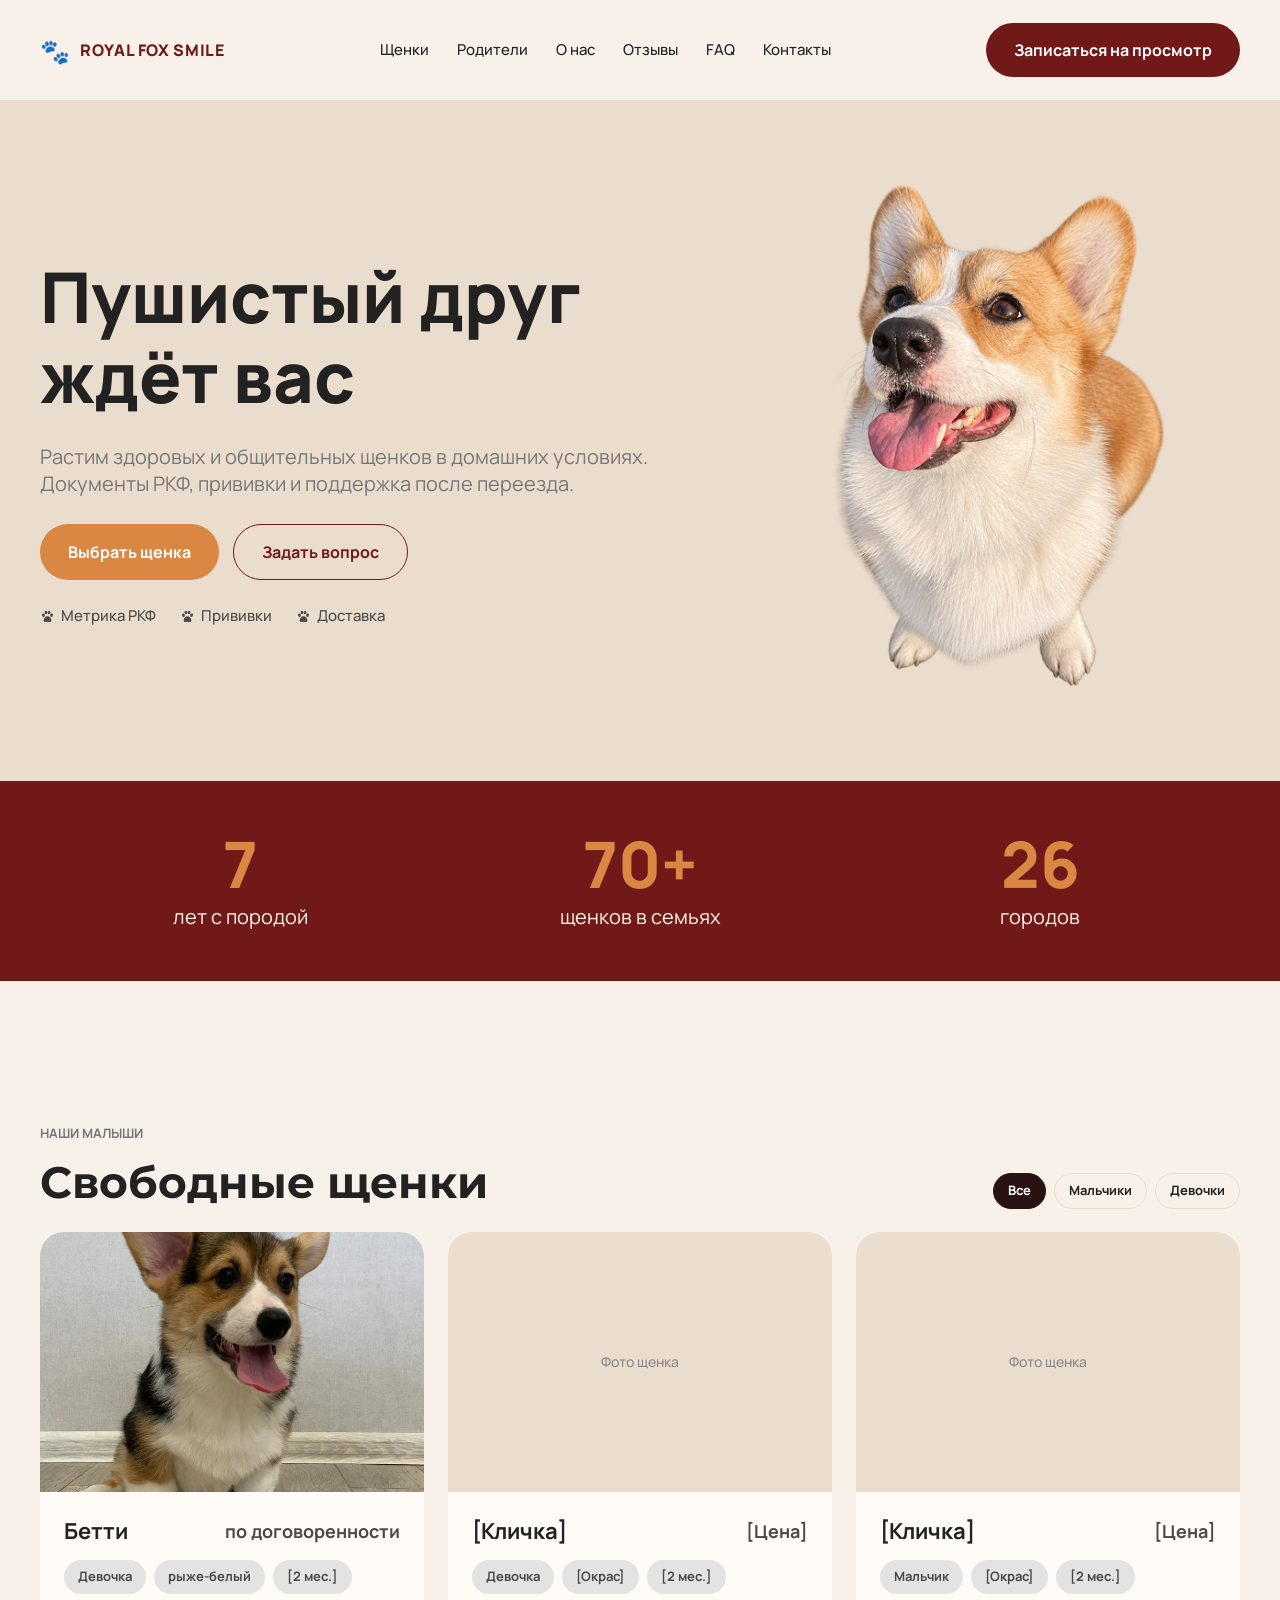
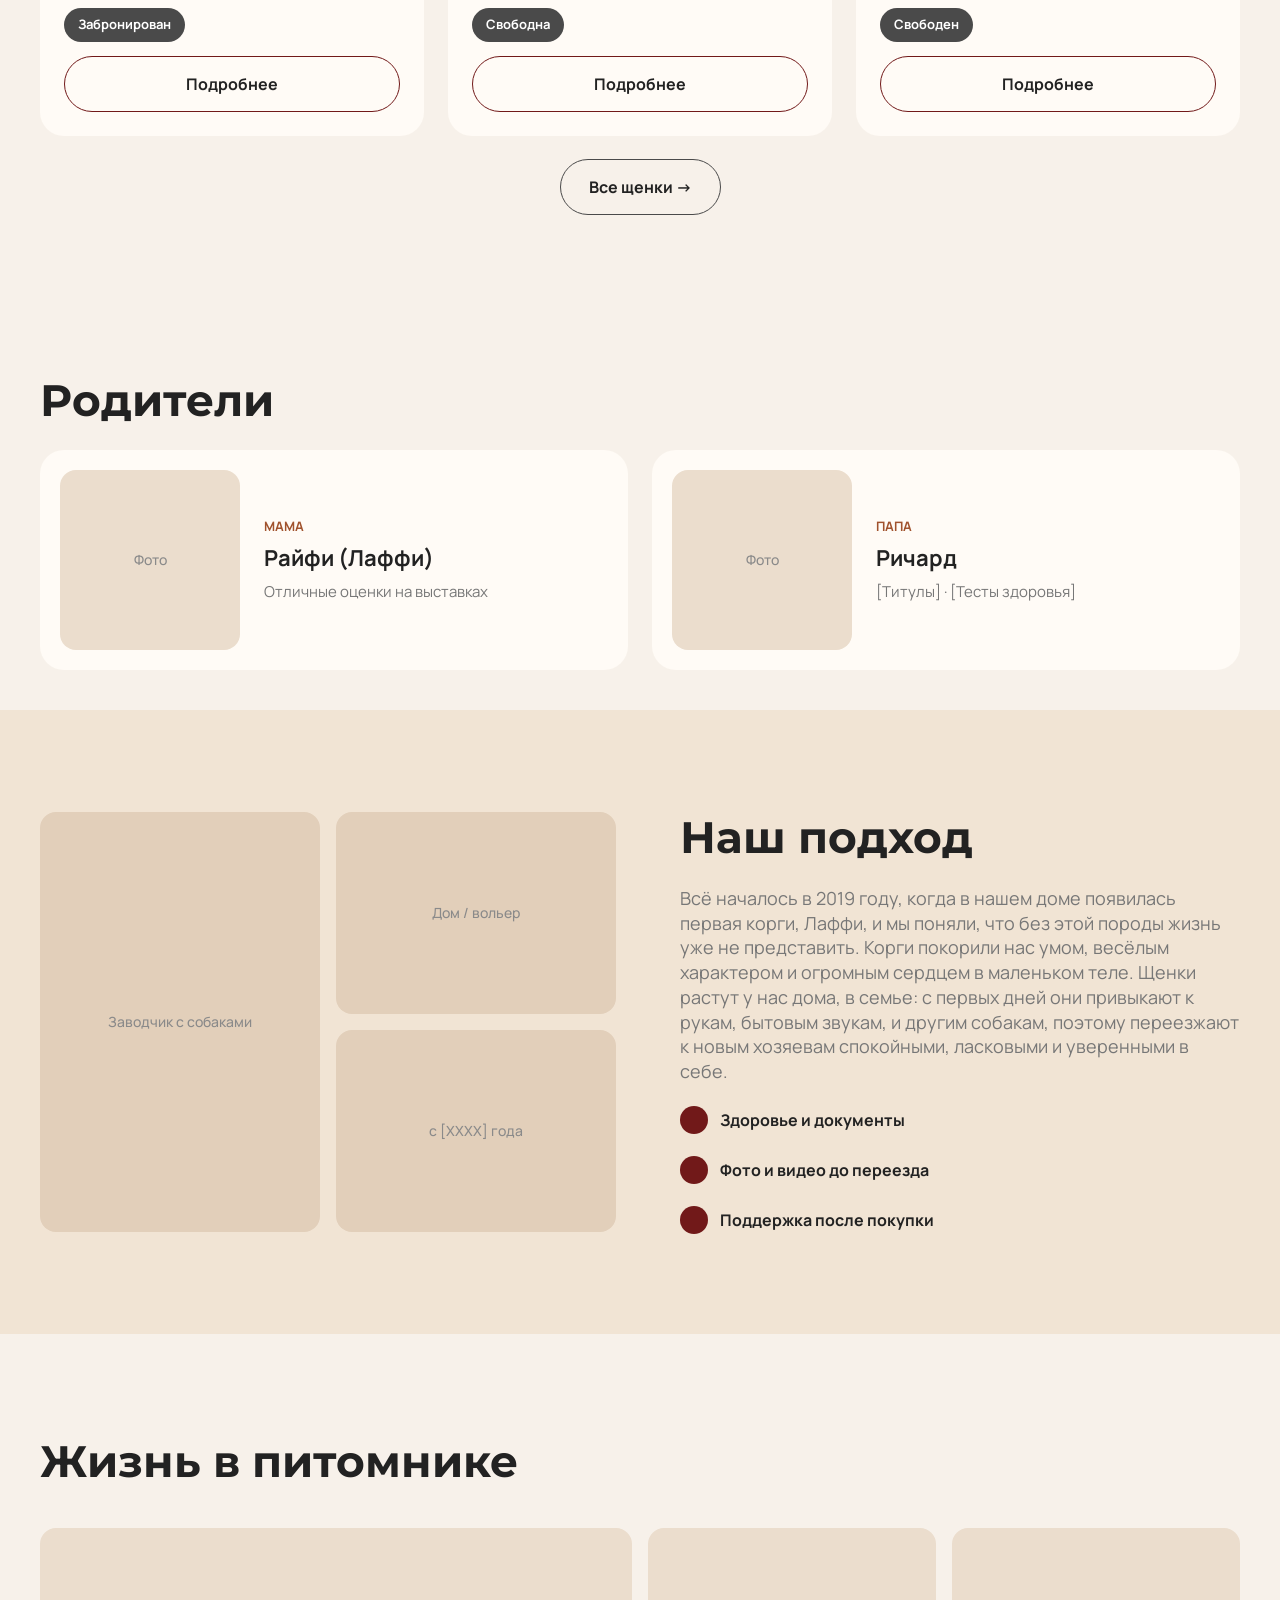
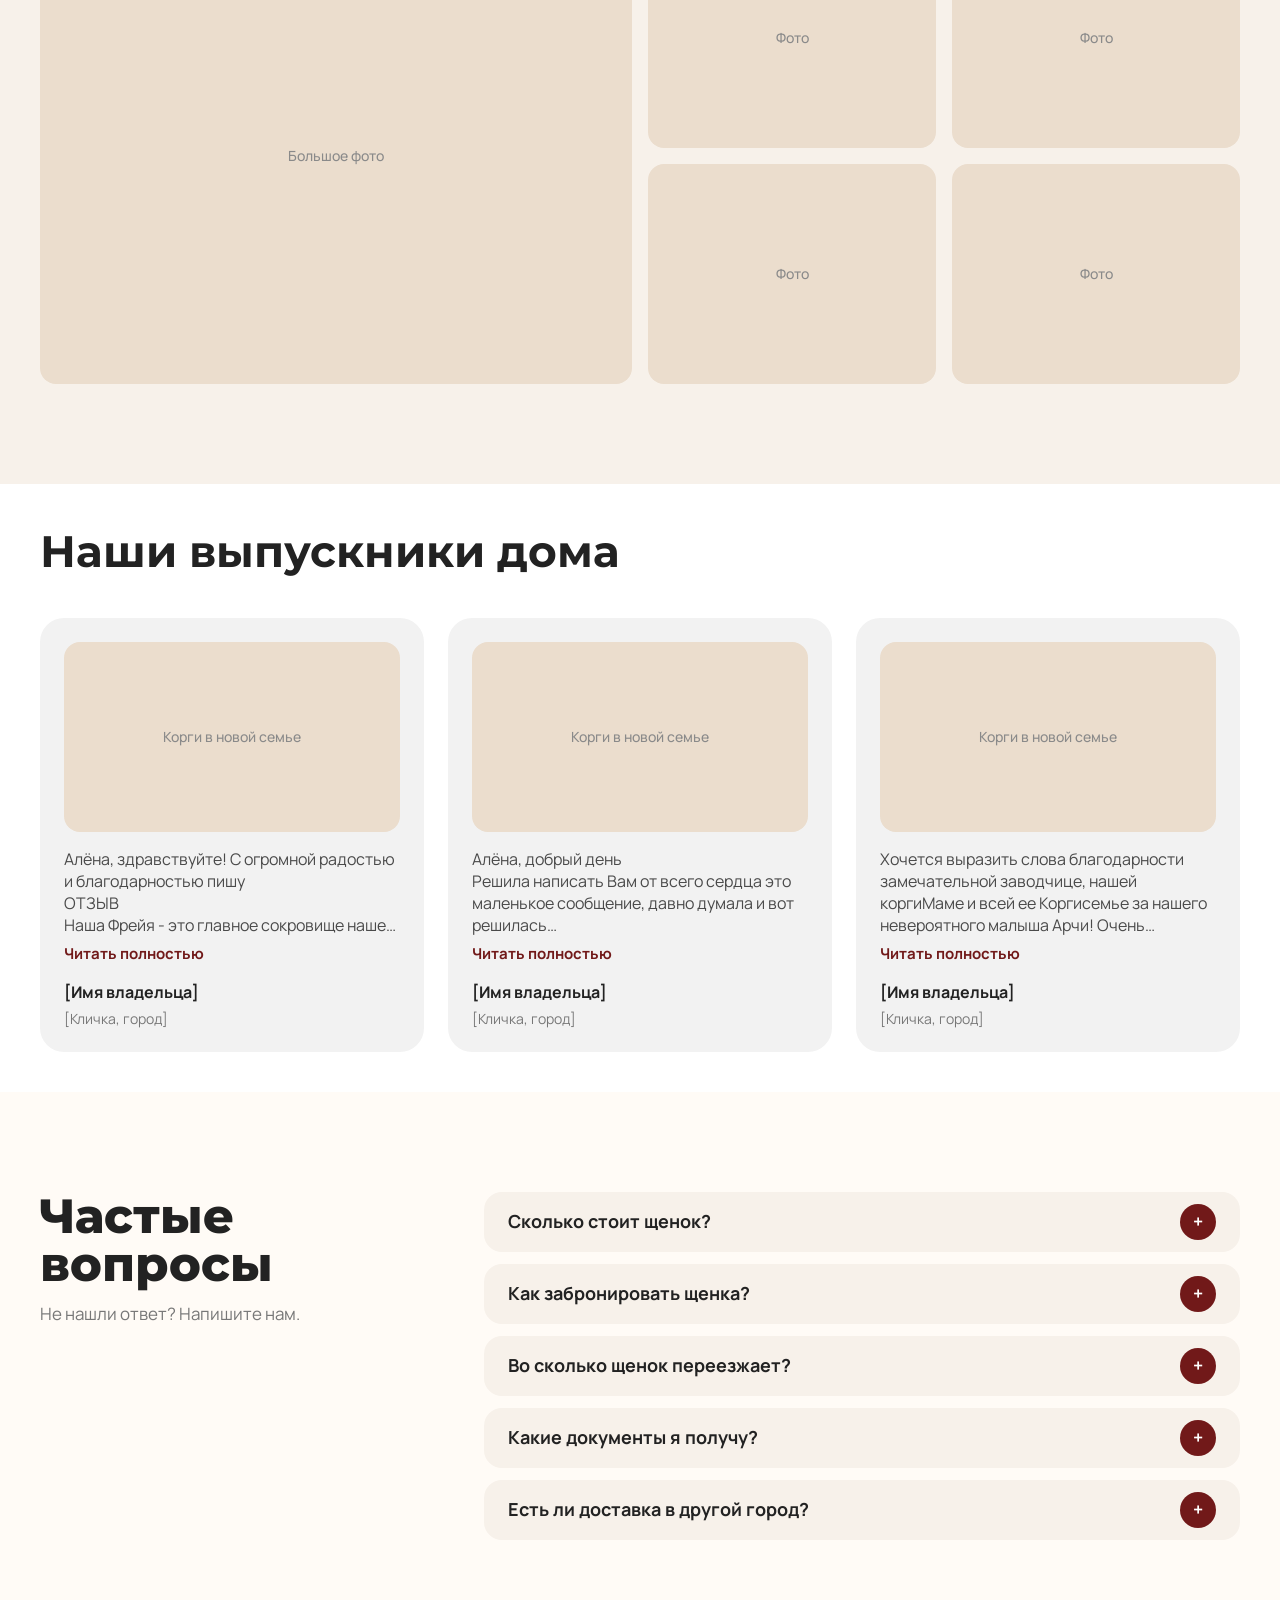
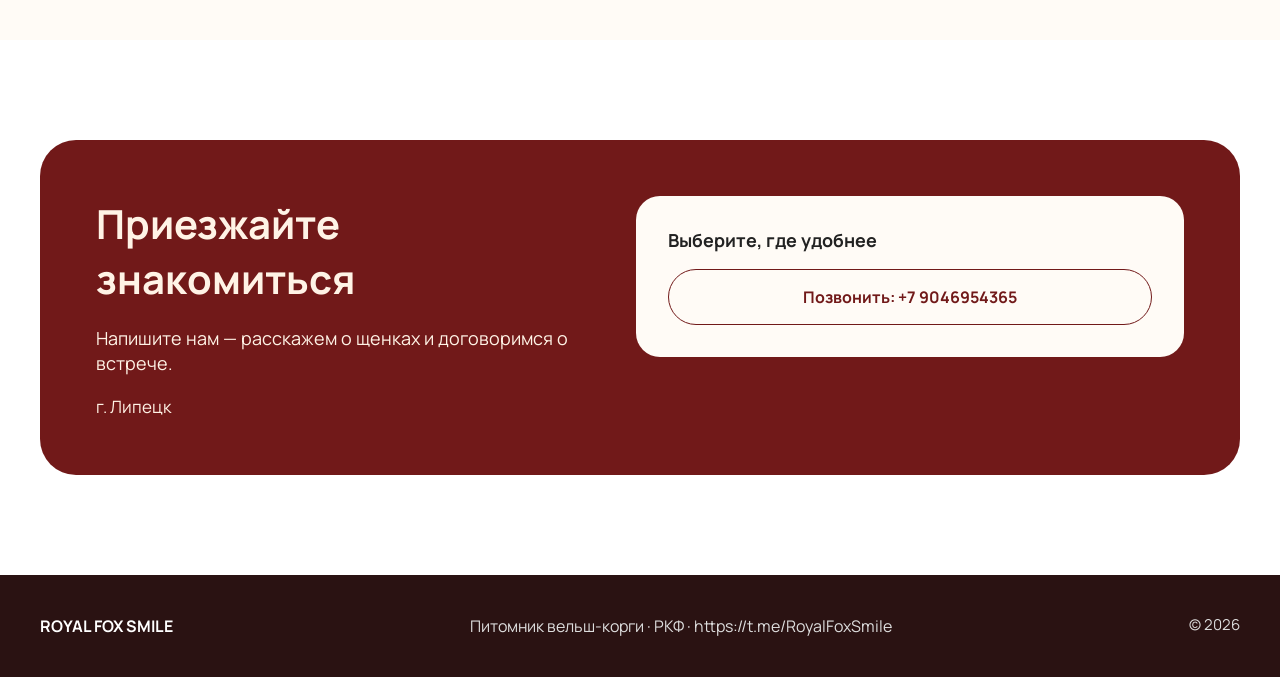
<file: index.html>
<!DOCTYPE html>
<html lang="ru">
<head>
  <!-- Служебная информация о странице: кодировка, адаптивность, название во вкладке -->
  <meta charset="UTF-8">
  <meta name="viewport" content="width=device-width, initial-scale=1.0">
  <title>Royal Fox Smile — питомник вельш-корги пемброк</title>
  <meta name="description" content="Питомник вельш-корги пемброк Royal Fox Smile. Щенки с документами РКФ, прививками и поддержкой после переезда.">

  <!-- Шрифты из Google Fonts -->
  <link rel="preconnect" href="https://fonts.googleapis.com">
  <link rel="preconnect" href="https://fonts.gstatic.com" crossorigin>
  <link href="https://fonts.googleapis.com/css2?family=Manrope:wght@400;500;700;800&family=Montserrat:wght@700;800&display=swap" rel="stylesheet">

  <!-- Наши стили. ?v= — номер версии: после изменения стилей или скриптов его меняют на новый
       во всех ссылках на обеих страницах, и браузер сразу скачивает свежие файлы, а не старую копию -->
  <link rel="stylesheet" href="css/style.css?v=2026-11-05-5">
</head>
<body>

  <!-- ===== ШАПКА ===== -->
  <header class="header">
    <div class="container header__inner">
      <a href="#top" class="logo">
        <span class="logo__icon" aria-hidden="true">🐾</span>
        <span class="logo__text">ROYAL FOX SMILE</span>
      </a>

      <nav class="nav" id="site-nav" aria-label="Основное меню">
        <a href="#puppies">Щенки</a>
        <a href="#parents">Родители</a>
        <a href="#about">О нас</a>
        <a href="#reviews">Отзывы</a>
        <a href="#faq">FAQ</a>
        <a href="#contacts">Контакты</a>
        <!-- Эта кнопка видна только в меню на телефоне, где кнопка в шапке скрыта -->
        <a href="#contacts" class="btn btn--red nav__btn">Записаться на просмотр</a>
      </nav>

      <a href="#contacts" class="btn btn--red header__btn">Записаться на просмотр</a>

      <!-- Бургер: кнопка меню на узких экранах. Открывает и закрывает её js/main.js -->
      <button class="burger" type="button" aria-expanded="false" aria-controls="site-nav" aria-label="Открыть меню">
        <span></span><span></span><span></span>
      </button>
    </div>
  </header>

  <main id="top">

    <!-- ===== ПЕРВЫЙ ЭКРАН ===== -->
    <section class="hero">
      <!-- Следы лап, которые «идут» по низу первого экрана. Только украшение, поэтому aria-hidden -->
      <div class="hero__trail" aria-hidden="true">
        <span style="--i: 0"></span><span style="--i: 1"></span><span style="--i: 2"></span><span style="--i: 3"></span>
        <span style="--i: 4"></span><span style="--i: 5"></span><span style="--i: 6"></span><span style="--i: 7"></span>
        <span style="--i: 8"></span><span style="--i: 9"></span><span style="--i: 10"></span><span style="--i: 11"></span>
      </div>

      <div class="container hero__inner">
        <div class="hero__text">
          <h1 class="hero__title">Пушистый друг ждёт вас</h1>
          <p class="hero__lead">Растим здоровых и общительных щенков в домашних условиях. Документы РКФ, прививки и поддержка после переезда.</p>
          <div class="hero__buttons">
            <a href="#puppies" class="btn btn--orange">Выбрать щенка</a>
            <a href="#contacts" class="btn btn--outline">Задать вопрос</a>
          </div>
          <ul class="hero__trust">
            <li>Метрика РКФ</li>
            <li>Прививки</li>
            <li>Доставка</li>
          </ul>
        </div>

        <!-- Фото корги: положите файл в папку images и назовите corgi.png.
             Корги появляется с прыжком, иногда наклоняет голову, а по клику подпрыгивает (js/main.js) -->
        <img class="hero__photo" src="images/corgi.png" alt="Щенок вельш-корги пемброк" title="Погладьте меня!">
      </div>
    </section>

    <!-- ===== ЦИФРЫ ===== -->
    <!-- Цифры, как и другие блоки ниже, рисует js/main.js из файлов в папке data.
         Менять их удобнее всего в панели: адрес-сайта/admin/ -->
    <section class="stats" aria-label="Питомник в цифрах">
      <div class="container">
        <ul class="stats__list" id="stats-list"></ul>
      </div>
    </section>

    <!-- ===== СВОБОДНЫЕ ЩЕНКИ ===== -->
    <section class="section section--puppies" id="puppies">
      <div class="container">
        <div class="section__top">
          <div class="section__head">
            <p class="section__label">НАШИ МАЛЫШИ</p>
            <h2 class="section__title">Свободные щенки</h2>
          </div>

          <!-- Фильтр: как он работает, написано в js/main.js -->
          <div class="filter" aria-label="Показать щенков">
            <button type="button" class="chip is-active" data-filter="all" aria-pressed="true">Все</button>
            <button type="button" class="chip" data-filter="boy" aria-pressed="false">Мальчики</button>
            <button type="button" class="chip" data-filter="girl" aria-pressed="false">Девочки</button>
          </div>
        </div>

        <!-- Карточки щенков рисует js/main.js из файла data/puppies.json.
             Менять щенков удобнее всего в панели: адрес-сайта/admin/ -->
        <div class="puppies" id="puppies-list"></div>
        <p class="puppies__message" id="puppies-message" hidden></p>

        <!-- На главной видны первые три щенка, кнопка открывает страницу со всеми -->
        <div class="puppies__more">
          <a href="puppies.html" class="btn btn--outline-dark">Все щенки →</a>
        </div>
      </div>
    </section>

    <!-- ===== РОДИТЕЛИ ===== -->
    <section class="section section--parents" id="parents">
      <div class="container">
        <h2 class="section__title section--parents__title">Родители</h2>

        <div class="parents" id="parents-list"></div>
      </div>
    </section>

    <!-- ===== О ПИТОМНИКЕ ===== -->
    <section class="section section--about" id="about">
      <div class="container about">

        <div class="about__photos" id="about-photos"></div>

        <div class="about__text">
          <h2 class="section__title" id="about-title">Наш подход</h2>
          <p class="about__lead" id="about-text"></p>
          <ul class="about__list" id="about-points"></ul>
        </div>

      </div>
    </section>

    <!-- ===== ГАЛЕРЕЯ ===== -->
    <section class="section section--gallery" id="gallery">
      <div class="container">
        <h2 class="section__title section--gallery__title">Жизнь в питомнике</h2>

        <!-- Первое фото — большое -->
        <div class="gallery" id="gallery-list"></div>
      </div>
    </section>

    <!-- ===== ОТЗЫВЫ ===== -->
    <section class="section section--reviews" id="reviews">
      <div class="container">
        <h2 class="section__title section--reviews__title">Наши выпускники дома</h2>

        <div class="reviews" id="reviews-list"></div>
      </div>
    </section>

    <!-- ===== FAQ ===== -->
    <section class="section section--faq" id="faq">
      <div class="container faq">
        <div class="faq__head">
          <h2 class="section__title faq__title">Частые вопросы</h2>
          <p class="faq__note">Не нашли ответ? <a href="#contacts">Напишите нам.</a></p>
        </div>

        <!-- Вопросы — это details и summary: готовый элемент браузера, открывается по клику -->
        <div class="faq__list" id="faq-list"></div>
      </div>
    </section>

    <!-- ===== КОНТАКТЫ ===== -->
    <section class="section section--contacts" id="contacts">
      <div class="container">
        <div class="contact">

          <div class="contact__info">
            <h2 class="contact__title">Приезжайте знакомиться</h2>
            <p class="contact__lead">Напишите нам — расскажем о щенках и договоримся о встрече.</p>
            <p class="contact__line" id="contact-city"></p>
          </div>

          <!-- Ссылки кнопок подставляет js/main.js из data/contacts.json. Кнопка без данных скрывается -->
          <div class="messengers">
            <p class="messengers__title">Выберите, где удобнее</p>
            <a class="btn messengers__btn messengers__btn--main" id="contact-telegram" target="_blank" rel="noopener" hidden>Написать в Telegram</a>
            <a class="btn btn--outline messengers__btn" id="contact-max" target="_blank" rel="noopener" hidden>Написать в Max</a>
            <a class="btn btn--outline messengers__btn" id="contact-phone" hidden>Позвонить:&nbsp;<span class="nowrap" id="contact-phone-text"></span></a>
          </div>

        </div>
      </div>
    </section>

  </main>

  <!-- ===== ПОДВАЛ ===== -->
  <footer class="footer">
    <div class="container footer__inner">
      <a href="#top" class="footer__logo">ROYAL FOX SMILE</a>
      <p class="footer__text">Питомник вельш-корги · РКФ<span id="footer-socials"></span></p>
      <p class="footer__copy">© 2026</p>
    </div>
  </footer>

  <script src="js/common.js?v=2026-11-05-5"></script>
  <script src="js/main.js?v=2026-11-05-5"></script>
</body>
</html>
</file>
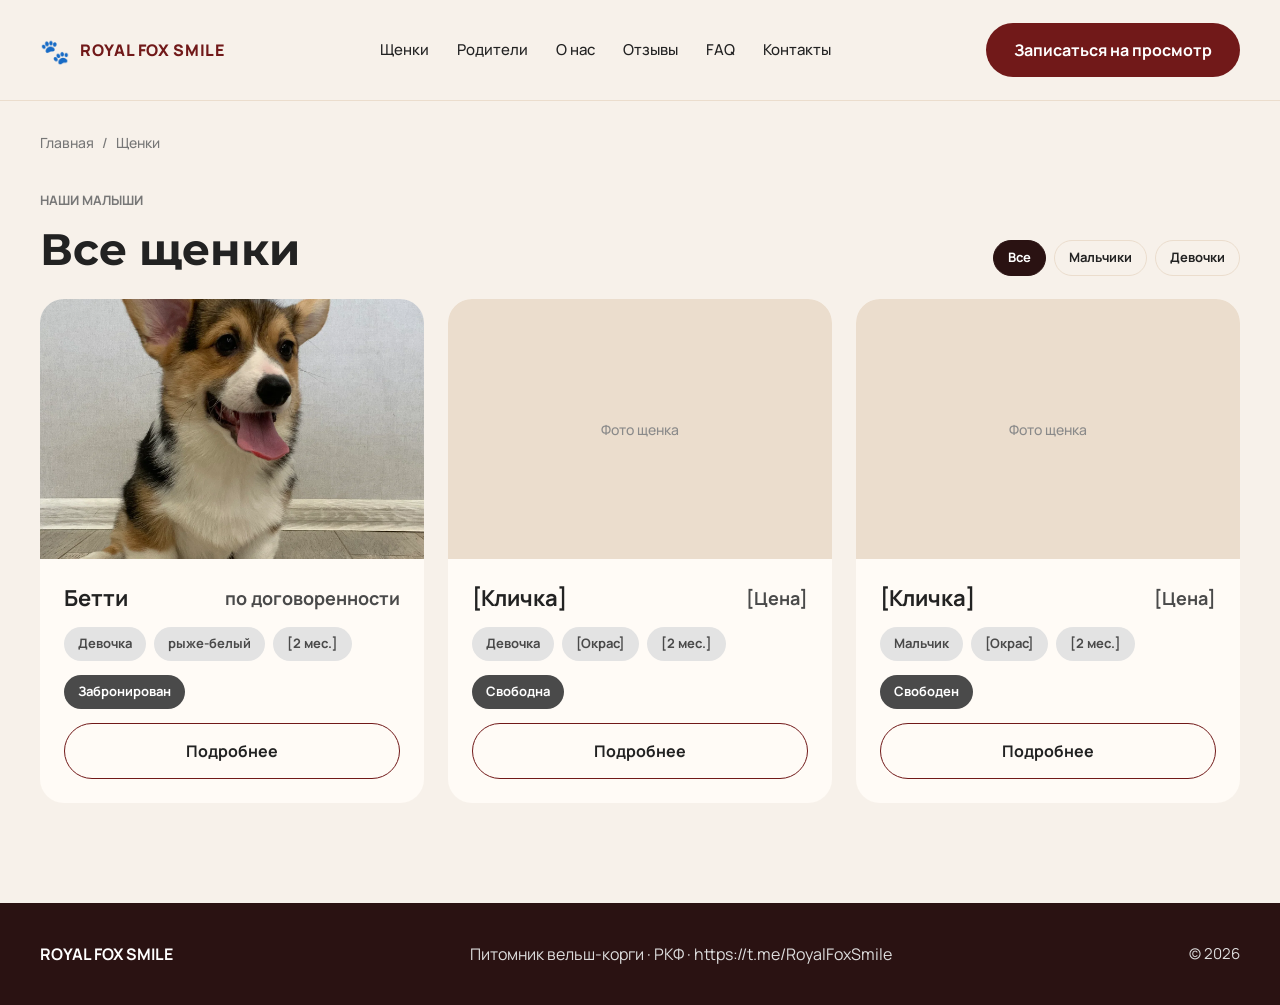
<file: puppies.html>
<!DOCTYPE html>
<html lang="ru">
<head>
  <!-- Страница «Все щенки»: здесь все щенки из панели, а на главной — только первые три -->
  <meta charset="UTF-8">
  <meta name="viewport" content="width=device-width, initial-scale=1.0">
  <title>Все щенки — Royal Fox Smile</title>
  <meta name="description" content="Щенки вельш-корги пемброк из питомника Royal Fox Smile: фото, окрас, возраст и цены.">

  <!-- Шрифты из Google Fonts -->
  <link rel="preconnect" href="https://fonts.googleapis.com">
  <link rel="preconnect" href="https://fonts.gstatic.com" crossorigin>
  <link href="https://fonts.googleapis.com/css2?family=Manrope:wght@400;500;700;800&family=Montserrat:wght@700;800&display=swap" rel="stylesheet">

  <!-- Наши стили — те же, что на главной. ?v= — номер версии, как на главной -->
  <link rel="stylesheet" href="css/style.css?v=2026-11-05-5">
</head>
<body>

  <!-- ===== ШАПКА — как на главной, только ссылки ведут на главную страницу ===== -->
  <header class="header">
    <div class="container header__inner">
      <a href="index.html" class="logo">
        <span class="logo__icon" aria-hidden="true">🐾</span>
        <span class="logo__text">ROYAL FOX SMILE</span>
      </a>

      <nav class="nav" id="site-nav" aria-label="Основное меню">
        <a href="puppies.html">Щенки</a>
        <a href="index.html#parents">Родители</a>
        <a href="index.html#about">О нас</a>
        <a href="index.html#reviews">Отзывы</a>
        <a href="index.html#faq">FAQ</a>
        <a href="index.html#contacts">Контакты</a>
        <a href="index.html#contacts" class="btn btn--red nav__btn">Записаться на просмотр</a>
      </nav>

      <a href="index.html#contacts" class="btn btn--red header__btn">Записаться на просмотр</a>

      <button class="burger" type="button" aria-expanded="false" aria-controls="site-nav" aria-label="Открыть меню">
        <span></span><span></span><span></span>
      </button>
    </div>
  </header>

  <main class="container puppy-page">

    <nav class="breadcrumbs" aria-label="Вы здесь">
      <a href="index.html">Главная</a>
      <span aria-hidden="true">/</span>
      <span>Щенки</span>
    </nav>

    <div>
      <div class="section__top">
        <div class="section__head">
          <p class="section__label">НАШИ МАЛЫШИ</p>
          <h1 class="section__title">Все щенки</h1>
        </div>

        <div class="filter" aria-label="Показать щенков">
          <button type="button" class="chip is-active" data-filter="all" aria-pressed="true">Все</button>
          <button type="button" class="chip" data-filter="boy" aria-pressed="false">Мальчики</button>
          <button type="button" class="chip" data-filter="girl" aria-pressed="false">Девочки</button>
        </div>
      </div>

      <!-- Карточки рисует js/puppies.js из файла data/puppies.json -->
      <div class="puppies" id="puppies-list"></div>
      <p class="puppies__message" id="puppies-message" hidden></p>
    </div>

  </main>

  <!-- ===== ПОДВАЛ ===== -->
  <footer class="footer">
    <div class="container footer__inner">
      <a href="index.html" class="footer__logo">ROYAL FOX SMILE</a>
      <p class="footer__text">Питомник вельш-корги · РКФ<span id="footer-socials"></span></p>
      <p class="footer__copy">© 2026</p>
    </div>
  </footer>

  <script src="js/common.js?v=2026-11-05-5"></script>
  <script src="js/puppies.js?v=2026-11-05-5"></script>
</body>
</html>
</file>
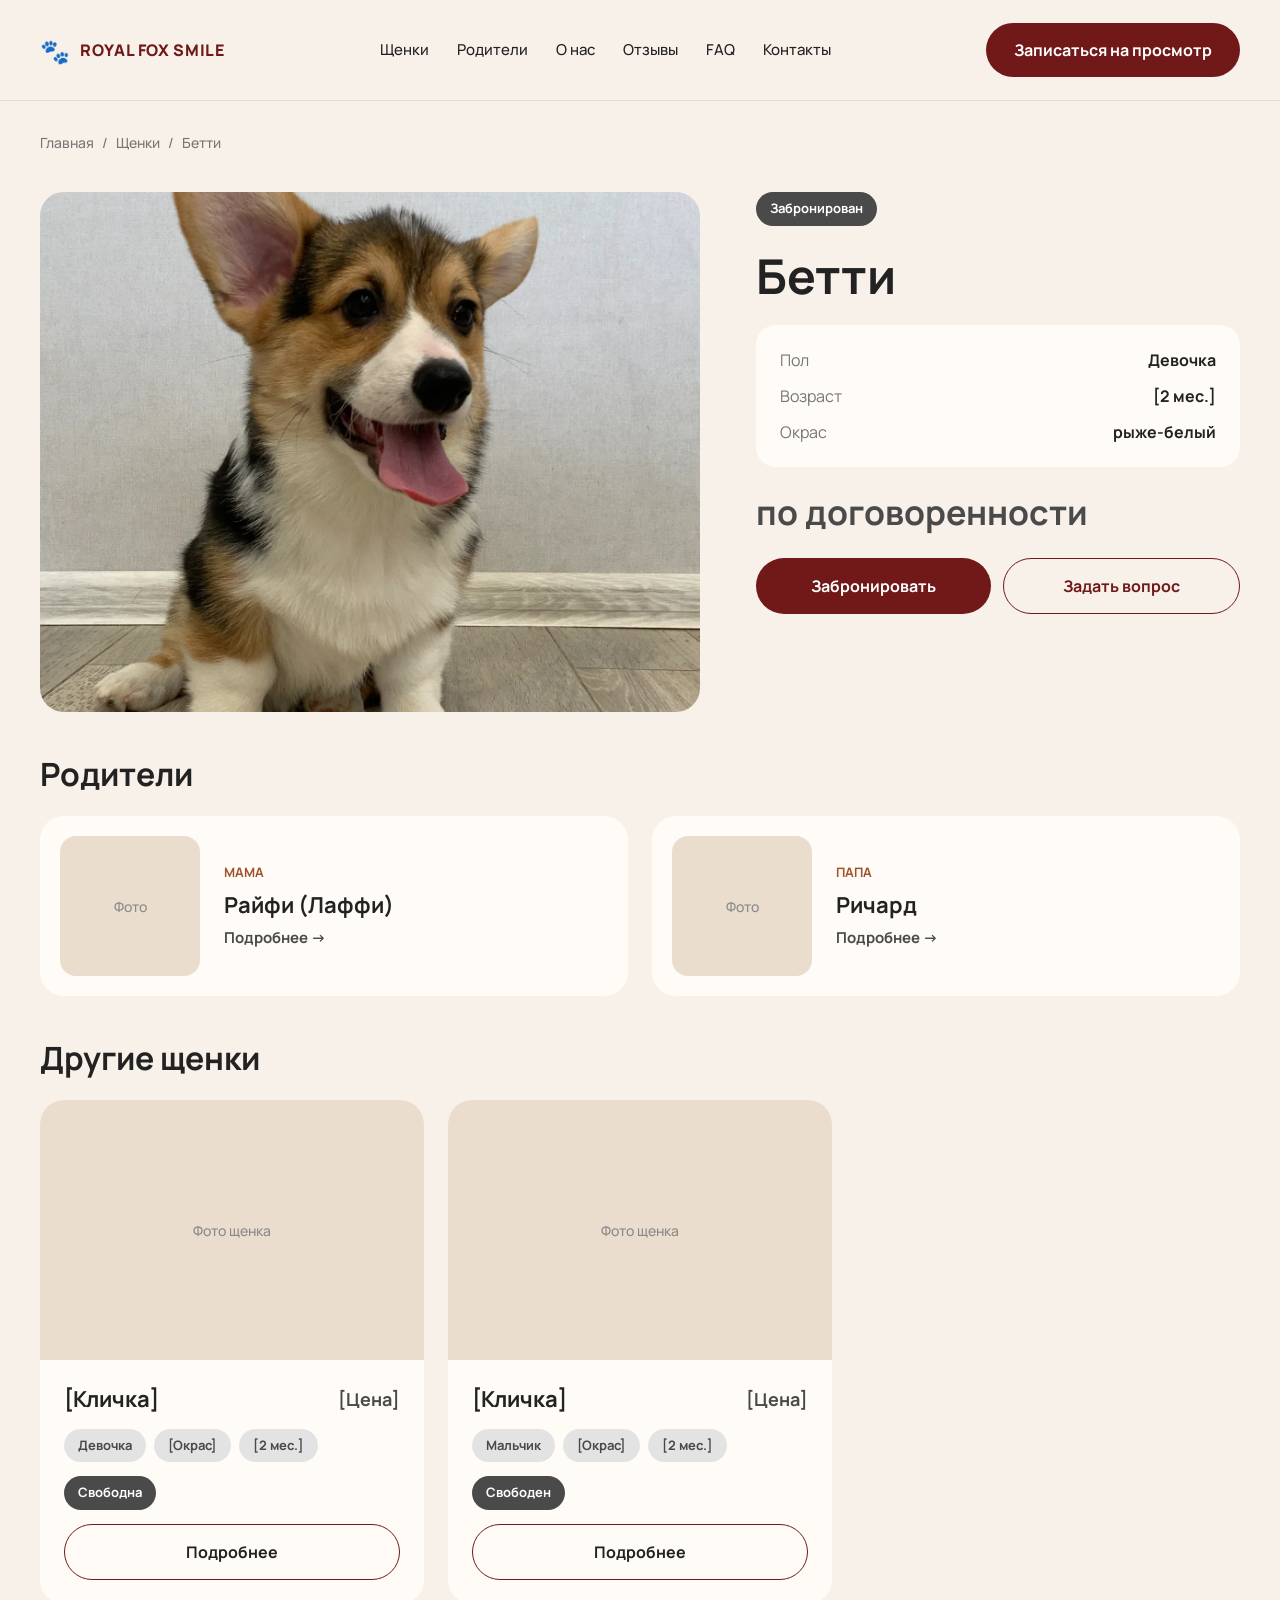
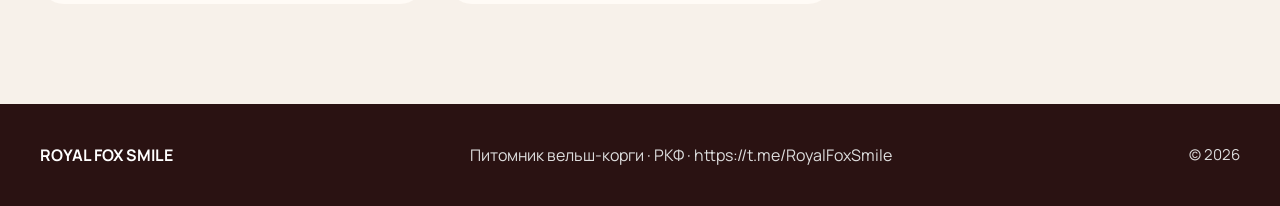
<file: puppy.html>
<!DOCTYPE html>
<html lang="ru">
<head>
  <!-- Страница одного щенка. Какого именно — подсказывает адрес: puppy.html?n=0 — первый щенок в списке -->
  <meta charset="UTF-8">
  <meta name="viewport" content="width=device-width, initial-scale=1.0">
  <title>Щенок вельш-корги — Royal Fox Smile</title>
  <meta name="description" content="Щенок вельш-корги пемброк из питомника Royal Fox Smile: фото, характер, родители и цена.">

  <!-- Шрифты из Google Fonts -->
  <link rel="preconnect" href="https://fonts.googleapis.com">
  <link rel="preconnect" href="https://fonts.gstatic.com" crossorigin>
  <link href="https://fonts.googleapis.com/css2?family=Manrope:wght@400;500;700;800&family=Montserrat:wght@700;800&display=swap" rel="stylesheet">

  <!-- Наши стили — те же, что на главной. ?v= — номер версии, как на главной -->
  <link rel="stylesheet" href="css/style.css?v=2026-11-05-5">
</head>
<body>

  <!-- ===== ШАПКА — как на главной, только ссылки ведут на главную страницу ===== -->
  <header class="header">
    <div class="container header__inner">
      <a href="index.html" class="logo">
        <span class="logo__icon" aria-hidden="true">🐾</span>
        <span class="logo__text">ROYAL FOX SMILE</span>
      </a>

      <nav class="nav" id="site-nav" aria-label="Основное меню">
        <a href="puppies.html">Щенки</a>
        <a href="index.html#parents">Родители</a>
        <a href="index.html#about">О нас</a>
        <a href="index.html#reviews">Отзывы</a>
        <a href="index.html#faq">FAQ</a>
        <a href="index.html#contacts">Контакты</a>
        <a href="index.html#contacts" class="btn btn--red nav__btn">Записаться на просмотр</a>
      </nav>

      <a href="index.html#contacts" class="btn btn--red header__btn">Записаться на просмотр</a>

      <button class="burger" type="button" aria-expanded="false" aria-controls="site-nav" aria-label="Открыть меню">
        <span></span><span></span><span></span>
      </button>
    </div>
  </header>

  <main class="container puppy-page">

    <!-- Хлебные крошки: где мы находимся на сайте -->
    <nav class="breadcrumbs" aria-label="Вы здесь">
      <a href="index.html">Главная</a>
      <span aria-hidden="true">/</span>
      <a href="puppies.html">Щенки</a>
      <span aria-hidden="true">/</span>
      <span id="crumb-name">Щенок</span>
    </nav>

    <!-- Всё ниже заполняет js/puppy.js из data/puppies.json -->
    <p class="puppy-page__message" id="puppy-message" hidden></p>

    <div class="puppy-page__content" id="puppy-content" hidden>

      <div class="puppy-page__top">
        <!-- Фото: большое и миниатюры под ним. Клик по миниатюре меняет большое фото -->
        <div class="puppy-gallery">
          <div class="puppy-gallery__main" id="puppy-main-photo"></div>
          <div class="puppy-gallery__thumbs" id="puppy-thumbs"></div>
        </div>

        <div class="puppy-info">
          <span class="puppy__status" id="puppy-status" hidden></span>
          <h1 class="puppy-info__name" id="puppy-name"></h1>
          <dl class="puppy-info__specs" id="puppy-specs"></dl>
          <p class="puppy-info__price" id="puppy-price" hidden></p>
          <div class="puppy-info__buttons">
            <a href="index.html#contacts" class="btn btn--red">Забронировать</a>
            <a href="index.html#contacts" class="btn btn--outline">Задать вопрос</a>
          </div>
          <p class="puppy-info__note" id="puppy-booking" hidden></p>
        </div>
      </div>

      <section class="puppy-page__block" id="puppy-about-block" hidden>
        <h2 class="puppy-page__title">О щенке</h2>
        <p class="puppy-page__text" id="puppy-about"></p>
      </section>

      <section class="puppy-page__block">
        <h2 class="puppy-page__title">Родители</h2>
        <div class="parents parents--compact" id="puppy-parents"></div>
      </section>

      <section class="puppy-page__block" id="puppy-others-block" hidden>
        <h2 class="puppy-page__title">Другие щенки</h2>
        <div class="puppies" id="puppy-others"></div>
      </section>

    </div>
  </main>

  <!-- ===== ПОДВАЛ ===== -->
  <footer class="footer">
    <div class="container footer__inner">
      <a href="index.html" class="footer__logo">ROYAL FOX SMILE</a>
      <p class="footer__text">Питомник вельш-корги · РКФ<span id="footer-socials"></span></p>
      <p class="footer__copy">© 2026</p>
    </div>
  </footer>

  <script src="js/common.js?v=2026-11-05-5"></script>
  <script src="js/puppy.js?v=2026-11-05-5"></script>
</body>
</html>
</file>
<file: css/style.css>
/* =========================================================
   1. ПЕРЕМЕННЫЕ — цвета, шрифты, размеры (значения из макета Figma).
   Меняете цвет здесь — он меняется на всём сайте.
   ========================================================= */
:root {
  --bg: #F7F1EA;         /* кремовый фон */
  --sand: #EBDDCD;       /* песочный фон первого экрана и заглушек фото */
  --red: #711919;        /* фирменный бордовый */
  --red-dark: #4A0E0E;
  --orange: #DB8744;     /* оранжевый акцент (кнопки) */
  --card: #FFFBF6;       /* фон карточек */
  --chip: #E3E3E3;       /* серые метки */
  --ink: #222222;        /* основной текст */
  --ink-soft: #4A4A4A;   /* текст потише */
  --muted: #777777;      /* второстепенный текст */
  --chocolate: #2A1212;  /* тёмная активная метка */
  --brown: #A0522D;      /* подписи «ПАПА» и «МАМА» */
  --about-bg: #F1E4D4;   /* фон блока «О питомнике» */
  --about-photo: #E2CFBA; /* заглушки фото в блоке «О питомнике» */
  --review-card: #F2F2F2; /* фон карточек отзывов */
  --form-btn: #E39A5B;   /* кнопка «Написать в Telegram» */
  --cream: #FFF3E6;      /* светлый текст на бордовом */

  --font-body: 'Manrope', sans-serif;                /* в макете Vela Sans, но он не загрузился из Google Fonts */
  --font-title: 'Montserrat', sans-serif;            /* заголовки секций */

  --container: 1248px;   /* 1200px контента + поля 24px по бокам */
  --radius: 24px;        /* скругление карточек */

  /* Рисунок лапки: четыре пальчика и подушечка */
  --paw: url("data:image/svg+xml,%3Csvg xmlns='http://www.w3.org/2000/svg' viewBox='0 0 24 24'%3E%3Cellipse cx='5.5' cy='10' rx='2.2' ry='2.8' transform='rotate(-20 5.5 10)'/%3E%3Cellipse cx='9.5' cy='5.5' rx='2.2' ry='2.9'/%3E%3Cellipse cx='14.5' cy='5.5' rx='2.2' ry='2.9'/%3E%3Cellipse cx='18.5' cy='10' rx='2.2' ry='2.8' transform='rotate(20 18.5 10)'/%3E%3Cpath d='M12 11.5c-3 0-6.2 3.6-6.2 6.4 0 1.9 1.5 3 3.2 3 1.2 0 2-.6 3-.6s1.8.6 3 .6c1.7 0 3.2-1.1 3.2-3 0-2.8-3.2-6.4-6.2-6.4z'/%3E%3C/svg%3E");
}

/* =========================================================
   2. СБРОС — убираем стандартные отступы браузера
   ========================================================= */
*, *::before, *::after { box-sizing: border-box; }
body, h1, h2, h3, p, ul, figure { margin: 0; padding: 0; }
ul { list-style: none; }
img { max-width: 100%; display: block; }
a { color: inherit; text-decoration: none; }
button { font: inherit; cursor: pointer; }
[hidden] { display: none !important; }      /* скрытое атрибутом hidden прячем всегда, даже кнопки */

/* Переносы строк из панели сохраняются в длинных текстах */
.about__lead, .review__text, .question__answer { white-space: pre-line; }

html { scroll-behavior: smooth; }           /* плавная прокрутка к якорям */

body {
  font-family: var(--font-body);
  color: var(--ink);
  background: var(--bg);
  font-size: 16px;
  line-height: 1.375;
}

/* Контейнер — центрирует контент и даёт поля по бокам */
.container {
  max-width: var(--container);
  margin: 0 auto;
  padding: 0 24px;
}

/* =========================================================
   3. ОБЩИЕ ЭЛЕМЕНТЫ — кнопки, метки
   ========================================================= */
.btn {
  display: inline-flex;
  align-items: center;
  justify-content: center;
  padding: 16px 28px;
  border-radius: 999px;
  font-weight: 700;
  font-size: 16px;
  white-space: nowrap;
  transition: transform .2s, background-color .2s;
  cursor: pointer;
}
.btn:hover { transform: translateY(-2px); }

.btn--orange      { background: var(--orange); color: #fff; }
.btn--red         { background: var(--red); color: #fff; }
.btn--red:hover   { background: var(--red-dark); }
.btn--outline     { border: 1.5px solid var(--red); color: var(--red); }
.btn--outline-dark { border: 1.5px solid var(--ink-soft); color: var(--ink); }

.tag {
  display: inline-block;
  background: var(--chip);
  color: var(--ink);
  font-weight: 700;
  font-size: 13px;
  padding: 8px 14px;
  border-radius: 999px;
}

/* =========================================================
   4. ШАПКА
   ========================================================= */
.header {
  position: sticky;                 /* шапка прилипает к верху при прокрутке */
  top: 0;
  z-index: 10;
  background: rgba(247, 241, 234, .94);
  backdrop-filter: blur(8px);
  border-bottom: 1px solid var(--sand);
}
.header__inner {
  display: flex;
  align-items: center;
  justify-content: space-between;
  gap: 24px;
  padding-top: 23px;
  padding-bottom: 23px;
}
.logo { display: flex; align-items: center; gap: 10px; color: var(--red); white-space: nowrap; }
.logo__icon { font-size: 24px; }
.logo__text { font-weight: 800; font-size: 16px; letter-spacing: .04em; }

.nav { display: flex; gap: 28px; font-weight: 500; font-size: 15px; white-space: nowrap; }
.nav a:hover { color: var(--red); }
.nav__btn { display: none; }                /* кнопка внутри меню нужна только на телефоне */
.nowrap { white-space: nowrap; }            /* текст, который нельзя переносить, например номер телефона */

/* Бургер — три полоски. На широких экранах скрыт */
.burger {
  display: none;
  flex-direction: column;
  justify-content: center;
  gap: 5px;
  width: 44px;                              /* 44px — удобный размер для пальца */
  height: 44px;
  padding: 0 10px;
  background: none;
  border: none;
}
.burger span {
  display: block;
  height: 2px;
  background: var(--red);
  border-radius: 2px;
  transition: transform .2s, opacity .2s;
}
/* Когда меню открыто, полоски складываются в крестик */
.burger[aria-expanded="true"] span:nth-child(1) { transform: translateY(7px) rotate(45deg); }
.burger[aria-expanded="true"] span:nth-child(2) { opacity: 0; }
.burger[aria-expanded="true"] span:nth-child(3) { transform: translateY(-7px) rotate(-45deg); }

/* =========================================================
   5. ПЕРВЫЙ ЭКРАН
   ========================================================= */
.hero { position: relative; overflow: hidden; background: var(--sand); padding: 80px 0; }
.hero__inner {
  position: relative;                       /* текст и корги поверх следов лап */
  z-index: 1;
  display: flex;
  align-items: center;
  gap: 56px;
}
.hero__text { flex: 1; display: flex; flex-direction: column; gap: 26px; align-items: flex-start; }

.hero__title {
  font-weight: 800;
  font-size: 70px;
  line-height: 1.15;
  max-width: 624px;
}
.hero__lead { font-size: 20px; color: var(--muted); }
.hero__buttons { display: flex; gap: 14px; flex-wrap: wrap; }

.hero__trust { display: flex; flex-wrap: wrap; gap: 24px; font-weight: 500; font-size: 15px; color: var(--ink-soft); }
.hero__trust li { display: flex; align-items: center; gap: 6px; }
/* Лапка перед пунктом. Рисунок задан как маска, а цвет берётся у текста (currentColor),
   поэтому лапка всегда того же цвета и размера (1em), что и текст рядом */
.hero__trust li::before {
  content: "";
  flex-shrink: 0;
  width: 1em;
  height: 1em;
  background-color: currentColor;
  -webkit-mask: var(--paw) center / contain no-repeat;
  mask: var(--paw) center / contain no-repeat;
}

/* Фото корги: без круга и обрезки, вписывается в квадрат 520px как в макете */
.hero__photo {
  flex-shrink: 0;
  width: 520px;
  max-width: 100%;
  height: 520px;
  object-fit: contain;
  cursor: pointer;
  transform-origin: 50% 90%;                /* корги наклоняется «от лап», а не от середины */
  /* Сначала появляется с прыжком, потом раз в несколько секунд наклоняет голову */
  animation: corgi-in .9s cubic-bezier(.34, 1.56, .64, 1) both,
             corgi-tilt 6s ease-in-out 1.5s infinite;
}
/* Классы ставит js/main.js: is-ready — после появления (чтобы прыжок появления не повторялся), is-jumping — по клику */
.hero__photo.is-ready { animation: corgi-tilt 6s ease-in-out 1s infinite; }
.hero__photo.is-jumping { animation: corgi-jump .7s ease-out; }

@keyframes corgi-in {
  from { opacity: 0; transform: translateY(60px) scale(.9); }
  to   { opacity: 1; transform: none; }
}
/* Большую часть времени корги стоит спокойно, а в конце цикла наклоняет голову туда-сюда */
@keyframes corgi-tilt {
  0%, 70%, 100% { transform: none; }
  76% { transform: rotate(-5deg) translateY(-4px); }
  84% { transform: rotate(4deg); }
  92% { transform: rotate(-2deg); }
}
@keyframes corgi-jump {
  0%   { transform: none; }
  30%  { transform: translateY(-40px) scale(1.03); }
  55%  { transform: translateY(0) scaleY(.94); }
  75%  { transform: translateY(-10px); }
  100% { transform: none; }
}

/* Следы лап по низу экрана: по одному появляются слева направо и тают */
.hero__trail { position: absolute; left: 0; right: 0; bottom: 12px; height: 40px; pointer-events: none; }
.hero__trail span {
  position: absolute;
  left: calc(4% + var(--i) * 8%);           /* шаги через равные промежутки */
  bottom: 0;
  width: 22px;
  height: 22px;
  background-color: var(--red);
  -webkit-mask: var(--paw) center / contain no-repeat;
  mask: var(--paw) center / contain no-repeat;
  opacity: 0;
  transform: rotate(90deg);                 /* пальчики смотрят вправо — по направлению шагов */
  animation: paw-step 6s linear calc(var(--i) * .4s) infinite;
}
.hero__trail span:nth-child(even) { bottom: 16px; }   /* левая и правая лапа — со сдвигом, как настоящий след */
@keyframes paw-step {
  0%   { opacity: 0; }
  5%   { opacity: .18; }
  45%  { opacity: .18; }
  60%, 100% { opacity: 0; }
}

/* Если человек в настройках системы попросил меньше движения — анимации выключаем */
@media (prefers-reduced-motion: reduce) {
  .hero__photo, .hero__photo.is-ready, .hero__photo.is-jumping { animation: none; }
  .hero__trail { display: none; }
}

/* =========================================================
   6. ЦИФРЫ — бордовая полоса
   ========================================================= */
.stats { background: var(--red); color: var(--cream); padding: 51px 0; }   /* отступы подобраны так, чтобы полоса осталась высотой 200px, как в макете */
.stats__list {
  display: flex;
  flex-wrap: wrap;                          /* если цифры не влезают в ряд, переносятся на следующую строку */
  justify-content: center;                  /* цифры стоят по центру полосы, сколько бы их ни было */
  gap: 32px 120px;                          /* 32px между строками, 120px между цифрами */
}
/* Все цифры одной ширины — так средняя стоит ровно по центру, даже если подписи разной длины */
.stats__item { flex: 0 0 280px; display: flex; flex-direction: column; align-items: center; gap: 8px; text-align: center; }
.stats__number { font-weight: 800; font-size: 64px; line-height: 1; color: var(--orange); }
.stats__label { font-size: 20px; line-height: 1.3; }

/* =========================================================
   7. ОБЩЕЕ ДЛЯ БЛОКОВ — отступы и заголовки секций
   ========================================================= */
.section { scroll-margin-top: 101px; }      /* чтобы шапка не закрывала заголовок при переходе из меню */
.section__head { display: flex; flex-direction: column; gap: 12px; }
.section__label { font-weight: 700; font-size: 13px; color: var(--muted); }
.section__title { font-family: var(--font-title); font-weight: 700; font-size: 44px; line-height: 54px; }

/* =========================================================
   8. СВОБОДНЫЕ ЩЕНКИ — фильтр и карточки
   ========================================================= */
.section--puppies { padding: 144px 0 118px; }
.section__top {
  display: flex;
  align-items: flex-end;
  justify-content: space-between;
  flex-wrap: wrap;
  gap: 16px;
  margin-bottom: 23px;
}
.filter { display: flex; gap: 8px; }
.chip {
  padding: 8px 14px;
  background: none;
  border: 1px solid var(--sand);
  border-radius: 999px;
  color: var(--ink);
  font-weight: 700;
  font-size: 13px;
}
.chip.is-active { background: var(--chocolate); border-color: var(--chocolate); color: #fff; }

.puppies {
  display: grid;
  grid-template-columns: repeat(3, 1fr);    /* 3 карточки в ряд */
  gap: 24px;
}
.puppy {
  display: flex;
  flex-direction: column;
  border-radius: var(--radius);
  overflow: hidden;                         /* обрезает фото по скруглённым углам */
  background: var(--card);
}
.puppy__photo { width: 100%; height: 260px; object-fit: cover; }
.puppy__photo--empty {                      /* заглушка, пока нет фото */
  display: flex;
  align-items: center;
  justify-content: center;
  background: var(--sand);
  color: #8A8A8A;
  font-weight: 500;
  font-size: 14px;
}
.puppy__body {
  flex: 1;
  display: flex;
  flex-direction: column;
  align-items: flex-start;
  gap: 14px;
  padding: 24px;
}
.puppy__top { width: 100%; display: flex; align-items: center; justify-content: space-between; gap: 12px; font-weight: 700; }
.puppy__name { font-size: 22px; }
.puppy__price { font-size: 18px; color: var(--ink-soft); }
.puppy__facts { display: flex; flex-wrap: wrap; gap: 8px; font-weight: 700; font-size: 13px; color: var(--ink-soft); }
.puppy__facts li { padding: 8px 14px; background: var(--chip); border-radius: 999px; }
.puppy__status { padding: 8px 14px; background: var(--ink-soft); border-radius: 999px; color: #fff; font-weight: 700; font-size: 13px; }
.puppy__btn { width: 100%; color: var(--ink); }

.puppies__message { font-size: 18px; color: var(--muted); }
.puppies__more { display: flex; justify-content: center; margin-top: 23px; }

/* =========================================================
   9. РОДИТЕЛИ — две карточки: фото слева, текст справа
   ========================================================= */
.section--parents { padding: 40px 0; }
.section--parents__title { margin-bottom: 23px; }
.parents {
  display: grid;
  grid-template-columns: repeat(2, 1fr);    /* 2 карточки в ряд */
  gap: 24px;
}
.parent {
  display: flex;
  align-items: center;
  gap: 24px;
  padding: 20px;
  background: var(--card);
  border-radius: var(--radius);
}
.parent__photo { flex-shrink: 0; width: 180px; height: 180px; border-radius: 16px; object-fit: cover; }
.parent__photo--empty {                     /* заглушка, пока нет фото */
  display: flex;
  align-items: center;
  justify-content: center;
  background: var(--sand);
  color: #8A8A8A;
  font-weight: 500;
  font-size: 14px;
}
.parent__info { flex: 1; min-width: 0; display: flex; flex-direction: column; gap: 8px; }
.parent__role { font-weight: 700; font-size: 13px; color: var(--brown); }
.parent__name { font-weight: 700; font-size: 22px; color: var(--ink); }
.parent__details { font-size: 15px; color: var(--muted); }

/* =========================================================
   10. О ПИТОМНИКЕ — фото слева, текст справа
   ========================================================= */
.section--about { background: var(--about-bg); padding: 100px 0; }
.about {
  display: grid;
  grid-template-columns: 576px 1fr;         /* фото фиксированной ширины, текст занимает остальное */
  align-items: center;
  column-gap: 64px;
}
.about__photos {
  display: grid;
  grid-template-columns: repeat(2, 1fr);
  grid-template-rows: repeat(2, 202px);
  gap: 16px;
}
.about__photo { width: 100%; height: 100%; border-radius: 16px; object-fit: cover; }
.about__photo--tall { grid-row: span 2; }   /* большое фото занимает две строки */
.about__photo--empty {                      /* заглушка, пока нет фото */
  display: flex;
  align-items: center;
  justify-content: center;
  padding: 12px;
  background: var(--about-photo);
  color: #8A8A8A;
  font-weight: 500;
  font-size: 14px;
  text-align: center;
}
.about__text { display: flex; flex-direction: column; gap: 22px; }
.about__lead { font-size: 18px; color: var(--muted); }
.about__list { display: flex; flex-direction: column; gap: 22px; font-weight: 700; font-size: 16px; }
.about__list li { display: flex; align-items: center; gap: 12px; }
.about__list li::before {                   /* бордовый кружок перед пунктом */
  content: "";
  flex-shrink: 0;
  width: 28px;
  height: 28px;
  border-radius: 50%;
  background: var(--red);
}

/* =========================================================
   11. ГАЛЕРЕЯ — большое фото слева и четыре маленьких справа
   ========================================================= */
.section--gallery { padding: 100px 0; }
.section--gallery__title { margin-bottom: 40px; }
.gallery {
  display: grid;
  grid-template-columns: 592fr 288fr 288fr; /* большая колонка и две маленькие */
  grid-template-rows: repeat(2, 220px);
  gap: 16px;
}
.gallery__photo { width: 100%; height: 100%; border-radius: 16px; object-fit: cover; }
.gallery__photo--big { grid-row: span 2; }  /* большое фото занимает две строки */
.gallery__photo--empty {                    /* заглушка, пока нет фото */
  display: flex;
  align-items: center;
  justify-content: center;
  background: var(--sand);
  color: #8A8A8A;
  font-weight: 500;
  font-size: 14px;
}

/* =========================================================
   12. ОТЗЫВЫ — три карточки
   ========================================================= */
.section--reviews { background: #fff; padding: 40px 0; }
.section--reviews__title { margin-bottom: 40px; }
.reviews {
  display: grid;
  grid-template-columns: repeat(3, 1fr);    /* 3 карточки в ряд */
  gap: 24px;
}
.review {
  display: flex;
  flex-direction: column;
  gap: 16px;
  padding: 24px;
  background: var(--review-card);
  border-radius: var(--radius);
}
.review__photo { width: 100%; height: 190px; border-radius: 16px; object-fit: cover; }
.review__photo--empty {                     /* заглушка, пока нет фото */
  display: flex;
  align-items: center;
  justify-content: center;
  background: var(--sand);
  color: #8A8A8A;
  font-weight: 500;
  font-size: 14px;
}
/* Длинный отзыв показываем первыми 4 строками, остальное — по кнопке «Читать полностью» */
.review__text {
  display: -webkit-box;
  -webkit-box-orient: vertical;
  -webkit-line-clamp: 4;                    /* сколько строк видно, пока отзыв свёрнут */
  line-clamp: 4;
  overflow: hidden;
  color: var(--ink-soft);
}
.review.is-expanded .review__text { display: block; overflow: visible; }   /* класс is-expanded ставит js/main.js */
.review__more {
  align-self: flex-start;
  margin-top: -8px;                         /* кнопка ближе к тексту, к которому относится */
  padding: 0;
  background: none;
  border: none;
  color: var(--red);
  font-weight: 700;
  font-size: 15px;
}
.review__more:hover { text-decoration: underline; }
.review__author { display: flex; flex-direction: column; gap: 6px; margin-top: auto; }   /* margin-top: auto прижимает автора к низу карточки */
.review__name { font-weight: 700; }
.review__place { font-size: 14px; color: var(--muted); }

/* =========================================================
   13. FAQ — заголовок слева, вопросы справа
   ========================================================= */
.section--faq { background: var(--card); padding: 100px 0; }
.faq {
  display: grid;
  grid-template-columns: 380px minmax(0, 1fr);
  align-items: start;
  column-gap: 64px;
}
.faq__head { display: flex; flex-direction: column; gap: 14px; }
.faq__title { font-weight: 800; font-size: 48px; line-height: 1; }
.faq__note { font-size: 17px; color: var(--muted); }
.faq__note a:hover { color: var(--red); }
.faq__list { display: flex; flex-direction: column; gap: 12px; }

.question { background: var(--bg); border-radius: 18px; }
.question summary {
  display: flex;
  align-items: center;
  justify-content: space-between;
  gap: 16px;
  padding: 12px 24px;
  font-weight: 700;
  font-size: 18px;
  cursor: pointer;
  list-style: none;                         /* убираем стандартный треугольник */
}
.question summary::-webkit-details-marker { display: none; }   /* то же для Safari */
.question__icon {
  flex-shrink: 0;
  display: flex;
  align-items: center;
  justify-content: center;
  width: 36px;
  height: 36px;
  border-radius: 50%;
  background: var(--red);
  color: #fff;
  transition: transform .2s;
}
.question[open] .question__icon { transform: rotate(45deg); }  /* плюс поворачивается и становится крестиком */
.question__answer { padding: 0 24px 20px; color: var(--ink-soft); }

/* =========================================================
   14. КОНТАКТЫ — бордовая карточка: текст слева, кнопки связи справа
   ========================================================= */
.section--contacts { background: #fff; padding: 100px 0; }
.contact {
  display: grid;
  grid-template-columns: minmax(0, 1fr) 548px;
  align-items: start;
  column-gap: 56px;
  padding: 56px;
  background: var(--red);
  border-radius: 36px;
  color: var(--cream);
}
.contact__info { display: flex; flex-direction: column; align-items: flex-start; gap: 20px; }
.contact__title { font-weight: 700; font-size: 40px; }
.contact__lead { font-size: 18px; }
.contact__line { font-size: 17px; }

.messengers {
  display: flex;
  flex-direction: column;
  gap: 16px;
  padding: 32px;
  background: var(--card);
  border-radius: var(--radius);
  color: var(--ink);
}
.messengers__title { font-weight: 700; font-size: 18px; }
.messengers__btn { width: 100%; }
.messengers__btn--main { background: var(--form-btn); color: var(--chocolate); }

/* =========================================================
   15. ПОДВАЛ
   ========================================================= */
.footer { background: var(--chocolate); padding: 40px 0; color: #DDDDDD; }
.footer__inner { display: flex; align-items: center; justify-content: space-between; gap: 24px; }
.footer__logo { font-weight: 700; color: #fff; }
.footer__copy { font-size: 15px; }

/* =========================================================
   16. СТРАНИЦА ЩЕНКА (puppy.html)
   ========================================================= */
.puppy-page { display: flex; flex-direction: column; gap: 40px; padding-top: 32px; padding-bottom: 100px; }
.breadcrumbs { display: flex; flex-wrap: wrap; gap: 8px; font-weight: 500; font-size: 14px; color: var(--muted); }
.breadcrumbs a:hover { color: var(--red); }
.puppy-page__message { font-size: 18px; color: var(--muted); }
.puppy-page__content { display: flex; flex-direction: column; gap: 40px; }

/* Верх: фото слева, информация справа */
.puppy-page__top {
  display: grid;
  grid-template-columns: 660px minmax(0, 1fr);
  align-items: start;
  gap: 56px;
}

/* Фото и миниатюры */
.puppy-gallery { display: flex; flex-direction: column; gap: 12px; min-width: 0; }
.puppy-gallery__photo { width: 100%; height: 520px; border-radius: var(--radius); object-fit: cover; }
.puppy-gallery__photo--empty,
.puppy-gallery__thumb-img--empty {          /* заглушки, пока нет фото */
  display: flex;
  align-items: center;
  justify-content: center;
  background: var(--sand);
  color: #8A8A8A;
  font-weight: 500;
  font-size: 14px;
}
.puppy-gallery__thumbs { display: grid; grid-template-columns: repeat(4, 1fr); gap: 12px; }
.puppy-gallery__thumbs:empty { display: none; }
.puppy-gallery__thumb {
  height: 110px;
  padding: 0;
  overflow: hidden;
  border: 2px solid transparent;
  border-radius: 14px;
  background: var(--sand);
}
.puppy-gallery__thumb.is-active { border-color: var(--red); }   /* миниатюра фото, которое сейчас открыто */
.puppy-gallery__thumb-img { width: 100%; height: 100%; object-fit: cover; }
.puppy-gallery__thumb--video {
  display: flex;
  align-items: center;
  justify-content: center;
  color: var(--red);
  font-weight: 700;
  font-size: 15px;
}

/* Информация справа */
.puppy-info { display: flex; flex-direction: column; align-items: flex-start; gap: 22px; }
.puppy-info__name { font-weight: 700; font-size: 48px; line-height: 1.15; }
.puppy-info__specs {
  width: 100%;
  margin: 0;
  display: flex;
  flex-direction: column;
  gap: 14px;
  padding: 24px;
  background: var(--card);
  border-radius: 20px;
}
.puppy-info__specs:empty { display: none; }
.puppy-info__row { display: flex; justify-content: space-between; gap: 16px; }
.puppy-info__row dt { color: var(--muted); }
.puppy-info__row dd { margin: 0; font-weight: 700; text-align: right; }
.puppy-info__price { font-weight: 700; font-size: 34px; color: var(--ink-soft); }
.puppy-info__buttons { width: 100%; display: flex; gap: 12px; }
.puppy-info__buttons .btn { flex: 1; }
.puppy-info__note { font-size: 14px; color: var(--muted); }

/* Блоки ниже: «О щенке», «Родители», «Другие щенки» */
.puppy-page__block { display: flex; flex-direction: column; gap: 20px; }
.puppy-page__title { font-weight: 700; font-size: 32px; }
.puppy-page__text { font-size: 18px; color: var(--muted); white-space: pre-line; }
.parents--compact .parent__photo { width: 140px; height: 140px; }
.parent__more { font-weight: 700; font-size: 15px; color: var(--ink-soft); }
.parent__more:hover { color: var(--red); }

/* =========================================================
   17. АДАПТИВ — как сайт выглядит на узких экранах
   ========================================================= */
@media (max-width: 1040px) {
  .burger { display: flex; }
  .header__inner { padding-top: 14px; padding-bottom: 14px; }
  .header__btn { margin-left: auto; }       /* кнопка прижимается вправо, к бургеру */
  /* Меню превращается в выпадающую панель под шапкой */
  .nav {
    display: none;
    position: absolute;
    top: 100%;
    left: 0;
    right: 0;
    flex-direction: column;
    gap: 0;
    padding: 8px 24px 24px;
    background: var(--bg);
    border-bottom: 1px solid var(--sand);
    box-shadow: 0 16px 32px rgba(74, 14, 14, .1);
    font-size: 18px;
  }
  .nav.is-open { display: flex; }           /* класс is-open ставит js/main.js */
  .nav a { padding: 14px 0; border-bottom: 1px solid var(--sand); }
  .nav .nav__btn { border-bottom: none; }
}
@media (max-width: 1200px) {
  .puppy-page__top { grid-template-columns: minmax(0, 1.3fr) minmax(0, 1fr); gap: 40px; }
  .puppy-gallery__photo { height: 440px; }
  .puppy-gallery__thumb { height: 90px; }
}
@media (max-width: 960px) {
  .puppy-page__top { grid-template-columns: minmax(0, 1fr); gap: 32px; }
  .puppy-gallery__photo { height: 460px; }
  .hero__inner { flex-direction: column-reverse; }
  .hero__photo { height: 360px; }
  .hero__text { width: 100%; }
  .hero__title { font-size: 48px; }
  .stats__list { gap: 32px 40px; }
  .stats__item { flex-basis: 200px; }
  .stats__number { font-size: 52px; }
  .stats__label { font-size: 18px; }
  .puppies { grid-template-columns: repeat(2, 1fr); }
  .section--puppies { padding: 72px 0; }
  .section__title { font-size: 36px; line-height: 1.2; }
  .parents { grid-template-columns: 1fr; }
  .section--about { padding: 64px 0; }
  .about { grid-template-columns: minmax(0, 1fr); row-gap: 40px; }
  .section--gallery { padding: 64px 0; }
  .gallery { grid-template-columns: repeat(2, 1fr); grid-template-rows: 320px 220px 220px; }
  .gallery__photo--big { grid-row: auto; grid-column: span 2; }   /* большое фото теперь на всю ширину */
  .section--reviews { padding: 64px 0; }
  .reviews { grid-template-columns: repeat(2, 1fr); }
  .section--faq { padding: 64px 0; }
  .faq { grid-template-columns: minmax(0, 1fr); row-gap: 32px; }
  .section--contacts { padding: 64px 0; }
  .contact { grid-template-columns: minmax(0, 1fr); row-gap: 32px; padding: 40px; }
}
@media (max-width: 560px) {
  .header__btn { display: none; }
  .nav .nav__btn { display: flex; margin-top: 16px; padding: 16px; font-size: 16px; }
  .nav .nav__btn:hover { color: #fff; }     /* иначе при наведении текст стал бы бордовым на бордовом */
  .hero { padding: 24px 0 56px; }
  .hero__inner { gap: 24px; }
  .hero__photo { height: 260px; }
  .chip { padding: 10px 16px; }             /* кнопки фильтра крупнее, чтобы попадать пальцем */
  .messengers__btn { padding: 16px 12px; }
  .hero__title { font-size: 38px; }
  .hero__lead { font-size: 17px; }
  .hero__buttons .btn { width: 100%; }
  .stats { padding: 40px 0; }
  .stats__list { gap: 32px 32px; }
  .stats__item { flex-basis: 140px; }
  .stats__number { font-size: 44px; }
  .stats__label { font-size: 16px; }
  .puppies { grid-template-columns: 1fr; }
  .section--puppies { padding: 56px 0; }
  .section__title { font-size: 30px; }
  .parent { flex-direction: column; align-items: flex-start; }   /* на телефоне текст под фото */
  .parent__photo { width: 100%; height: 240px; }
  .parent__info { flex: none; }
  .section--about { padding: 56px 0; }
  .about__photos { grid-template-rows: repeat(2, 150px); }
  .section--gallery { padding: 56px 0; }
  .section--gallery__title { margin-bottom: 24px; }
  .gallery { grid-template-rows: 220px 150px 150px; }
  .section--reviews { padding: 56px 0; }
  .section--reviews__title { margin-bottom: 24px; }
  .reviews { grid-template-columns: 1fr; }
  .section--faq { padding: 56px 0; }
  .faq__title { font-size: 36px; line-height: 1.1; }
  .question summary { padding: 12px 16px; font-size: 16px; }
  .question__answer { padding: 0 16px 16px; }
  .section--contacts { padding: 56px 0; }
  .contact { padding: 24px 16px 16px; border-radius: var(--radius); }
  .contact__title { font-size: 30px; line-height: 1.2; }
  .messengers { padding: 20px 16px; }
  .messengers__btn { white-space: normal; text-align: center; }
  .footer__inner { flex-direction: column; align-items: flex-start; gap: 8px; }
  .puppy-page { gap: 24px; padding-top: 20px; padding-bottom: 56px; }
  .puppy-page__content { gap: 32px; }
  .puppy-gallery__photo { height: 300px; }
  .puppy-gallery__thumbs { gap: 8px; }
  .puppy-gallery__thumb { height: 64px; border-radius: 10px; }
  .puppy-gallery__thumb--video { font-size: 13px; }
  .puppy-info { gap: 16px; }
  .puppy-info__name { font-size: 34px; }
  .puppy-info__specs { padding: 20px 16px; }
  .puppy-info__price { font-size: 28px; }
  .puppy-info__buttons { flex-direction: column; }
  .puppy-page__title { font-size: 26px; }
  .puppy-page__text { font-size: 17px; }
  .parents--compact .parent { flex-direction: row; align-items: center; }   /* на странице щенка карточки родителей остаются в строку */
  .parents--compact .parent__photo { width: 100px; height: 100px; }
  .parents--compact .parent__info { flex: 1; }   /* текст занимает остаток строки и переносится, а не обрезается */
  .parents--compact .parent__name { font-size: 18px; }
}
</file>
